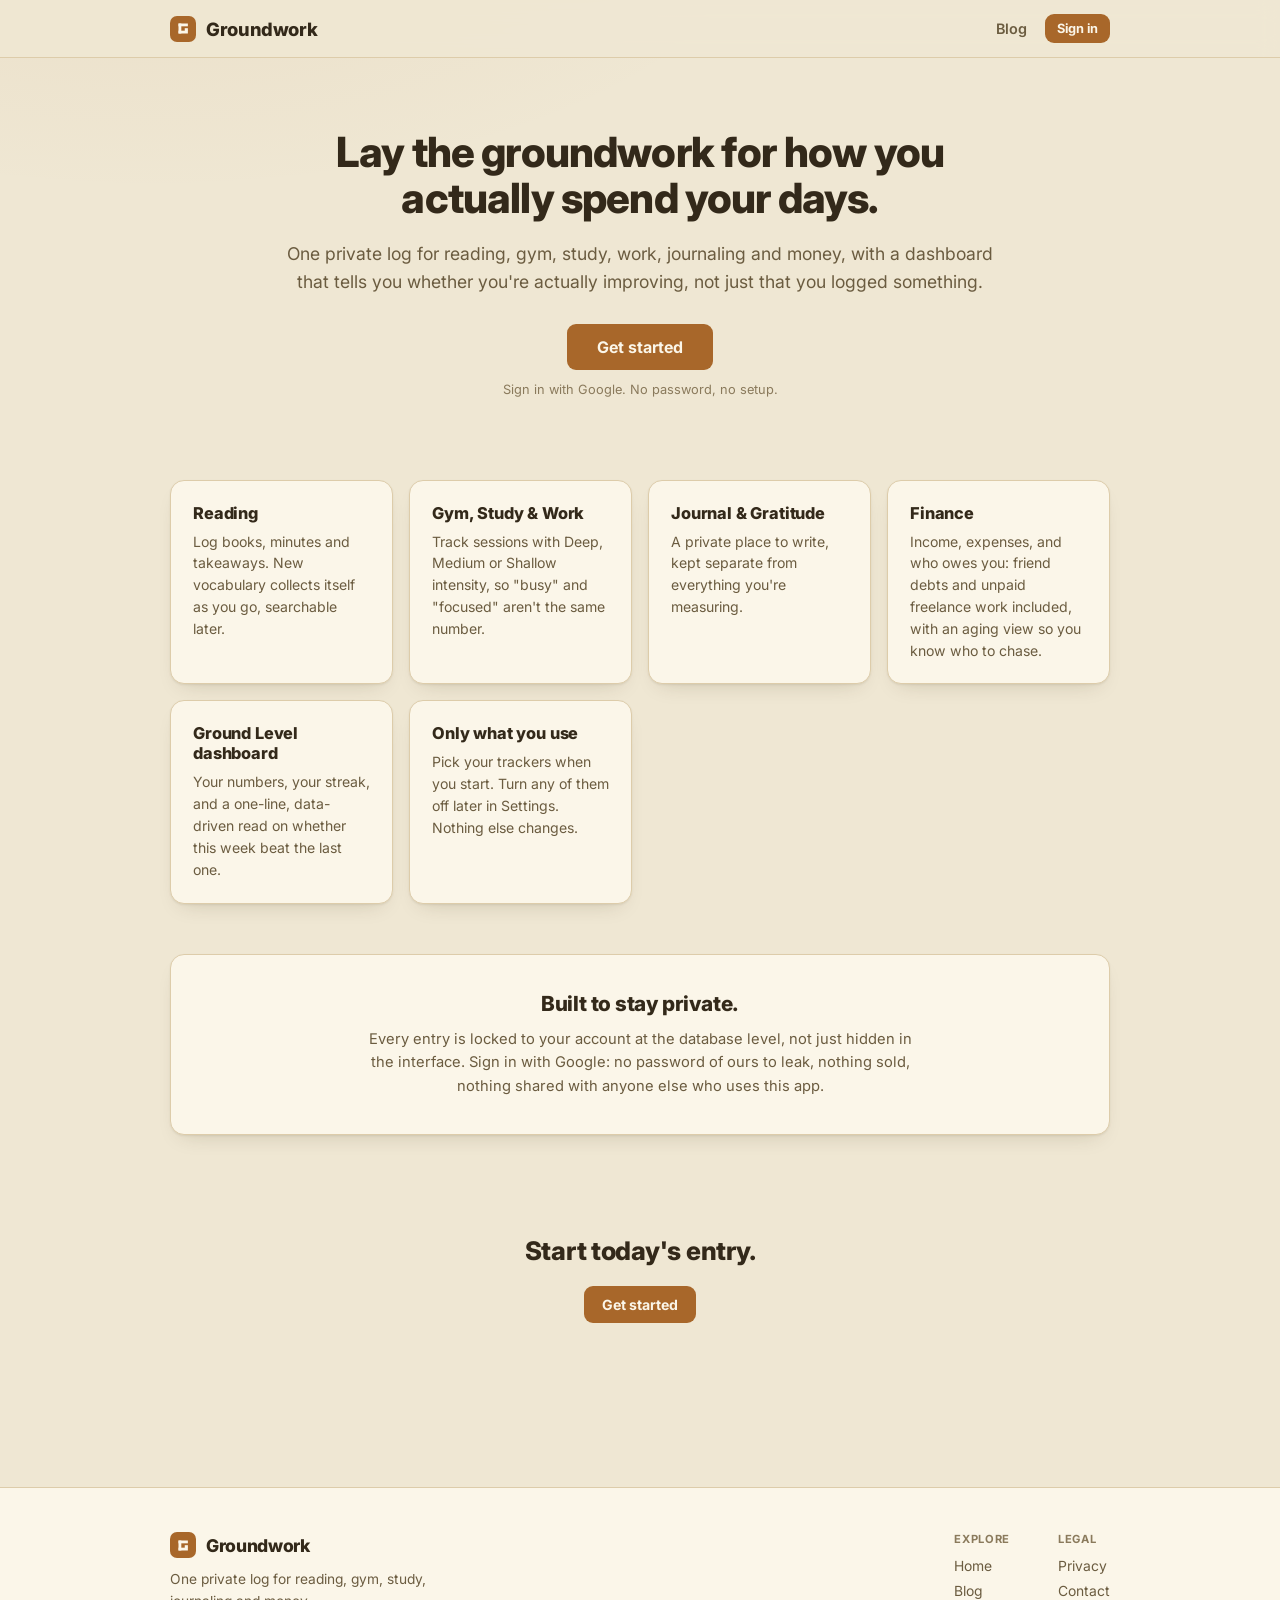
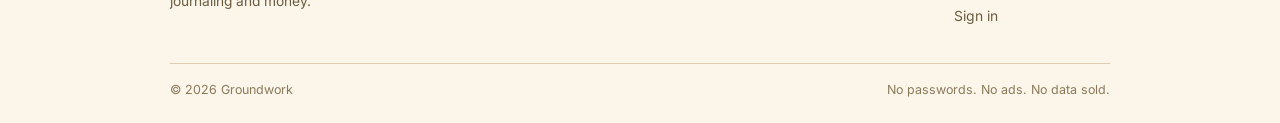
<file: index.html>
<!DOCTYPE html>
<html lang="en">
<head>
<meta charset="UTF-8">
<title>Groundwork: A Private Log for Reading, Training, Work & Money</title>
<meta name="viewport" content="width=device-width, initial-scale=1.0">
<meta name="description" content="Groundwork is one private log for reading, gym, study, work, journaling and finances, with a dashboard that shows whether you're actually improving.">
<link rel="canonical" href="https://groundworklog.com/">
<link rel="icon" href="data:image/svg+xml,%3Csvg xmlns='http://www.w3.org/2000/svg' viewBox='0 0 32 32'%3E%3Crect width='32' height='32' rx='8' fill='%2333291a'/%3E%3Cg fill='%23fbf6e9'%3E%3Crect x='6' y='6' width='19' height='6'/%3E%3Crect x='6' y='6' width='6' height='20'/%3E%3Crect x='6' y='20' width='19' height='6'/%3E%3Crect x='18' y='15' width='7' height='5'/%3E%3C/g%3E%3C/svg%3E">
<meta name="theme-color" content="#a8672a">
<link rel="manifest" href="/manifest.json">
<link rel="apple-touch-icon" href="/icon-192.png">
<meta name="apple-mobile-web-app-capable" content="yes">
<meta name="apple-mobile-web-app-status-bar-style" content="default">
<meta name="apple-mobile-web-app-title" content="Groundwork">
<meta property="og:type" content="website">
<meta property="og:url" content="https://groundworklog.com/">
<meta property="og:site_name" content="Groundwork">
<meta property="og:title" content="Groundwork: A Private Log for Reading, Training, Work & Money">
<meta property="og:description" content="One private log for reading, gym, study, work, journaling and finances, with a dashboard that shows whether you're actually improving.">
<meta property="og:image" content="https://groundworklog.com/og-image.png">
<meta name="twitter:card" content="summary_large_image">
<meta name="twitter:title" content="Groundwork: A Private Log for Reading, Training, Work & Money">
<meta name="twitter:description" content="One private log for reading, gym, study, work, journaling and finances, with a dashboard that shows whether you're actually improving.">
<meta name="twitter:image" content="https://groundworklog.com/og-image.png">
<link rel="preconnect" href="https://fonts.googleapis.com">
<link rel="preconnect" href="https://fonts.gstatic.com" crossorigin>
<link href="https://fonts.googleapis.com/css2?family=Inter:wght@400;500;600;700;800&display=swap" rel="stylesheet">
<link rel="stylesheet" href="/style.css">
</head>
<body>
<header class="site-header">
  <div class="site-header-inner">
    <a href="/" class="brand">
      <span class="mark"><svg width="15" height="15" viewBox="0 0 24 24" fill="none"><g fill="#fbf6e9"><rect x="4" y="4" width="15" height="4.5"/><rect x="4" y="4" width="4.5" height="16"/><rect x="4" y="15.5" width="15" height="4.5"/><rect x="14" y="11.5" width="5" height="4.5"/></g></svg></span>
      Groundwork
    </a>
    <nav class="nav-links">
      <a href="/blog" class="nav-link">Blog</a>
      <a href="/app.html" class="btn small">Sign in</a>
    </nav>
  </div>
</header>

<div class="wrap">

  <header class="hero">
    <h1>Lay the groundwork for how you actually spend your days.</h1>
    <p class="lead">One private log for reading, gym, study, work, journaling and money, with a dashboard that tells you whether you're actually improving, not just that you logged something.</p>
    <a href="/app.html" class="btn">Get started</a>
    <p class="cta-note">Sign in with Google. No password, no setup.</p>
  </header>

  <section class="feature-grid">
    <div class="feature-card">
      <h3>Reading</h3>
      <p>Log books, minutes and takeaways. New vocabulary collects itself as you go, searchable later.</p>
    </div>
    <div class="feature-card">
      <h3>Gym, Study & Work</h3>
      <p>Track sessions with Deep, Medium or Shallow intensity, so "busy" and "focused" aren't the same number.</p>
    </div>
    <div class="feature-card">
      <h3>Journal & Gratitude</h3>
      <p>A private place to write, kept separate from everything you're measuring.</p>
    </div>
    <div class="feature-card">
      <h3>Finance</h3>
      <p>Income, expenses, and who owes you: friend debts and unpaid freelance work included, with an aging view so you know who to chase.</p>
    </div>
    <div class="feature-card">
      <h3>Ground Level dashboard</h3>
      <p>Your numbers, your streak, and a one-line, data-driven read on whether this week beat the last one.</p>
    </div>
    <div class="feature-card">
      <h3>Only what you use</h3>
      <p>Pick your trackers when you start. Turn any of them off later in Settings. Nothing else changes.</p>
    </div>
  </section>

  <section class="trust-band">
    <h2>Built to stay private.</h2>
    <p>Every entry is locked to your account at the database level, not just hidden in the interface. Sign in with Google: no password of ours to leak, nothing sold, nothing shared with anyone else who uses this app.</p>
  </section>

  <section class="cta-band">
    <h2>Start today's entry.</h2>
    <a href="/app.html" class="btn">Get started</a>
  </section>

</div>

<footer class="site-footer">
  <div class="site-footer-inner">
    <div class="footer-top">
      <div class="footer-brand">
        <a href="/" class="brand">
          <span class="mark"><svg width="15" height="15" viewBox="0 0 24 24" fill="none"><g fill="#fbf6e9"><rect x="4" y="4" width="15" height="4.5"/><rect x="4" y="4" width="4.5" height="16"/><rect x="4" y="15.5" width="15" height="4.5"/><rect x="14" y="11.5" width="5" height="4.5"/></g></svg></span>
          Groundwork
        </a>
        <p>One private log for reading, gym, study, journaling and money.</p>
      </div>
      <div class="footer-links">
        <div class="footer-col">
          <h4>Explore</h4>
          <a href="/">Home</a>
          <a href="/blog">Blog</a>
          <a href="/app.html">Sign in</a>
        </div>
        <div class="footer-col">
          <h4>Legal</h4>
          <a href="/privacy.html">Privacy</a>
          <a href="mailto:abdulrehmanjavaid16@gmail.com">Contact</a>
        </div>
      </div>
    </div>
    <div class="footer-bottom">
      <span>&copy; 2026 Groundwork</span>
      <span>No passwords. No ads. No data sold.</span>
    </div>
  </div>
</footer>
</body>
</html>
</file>
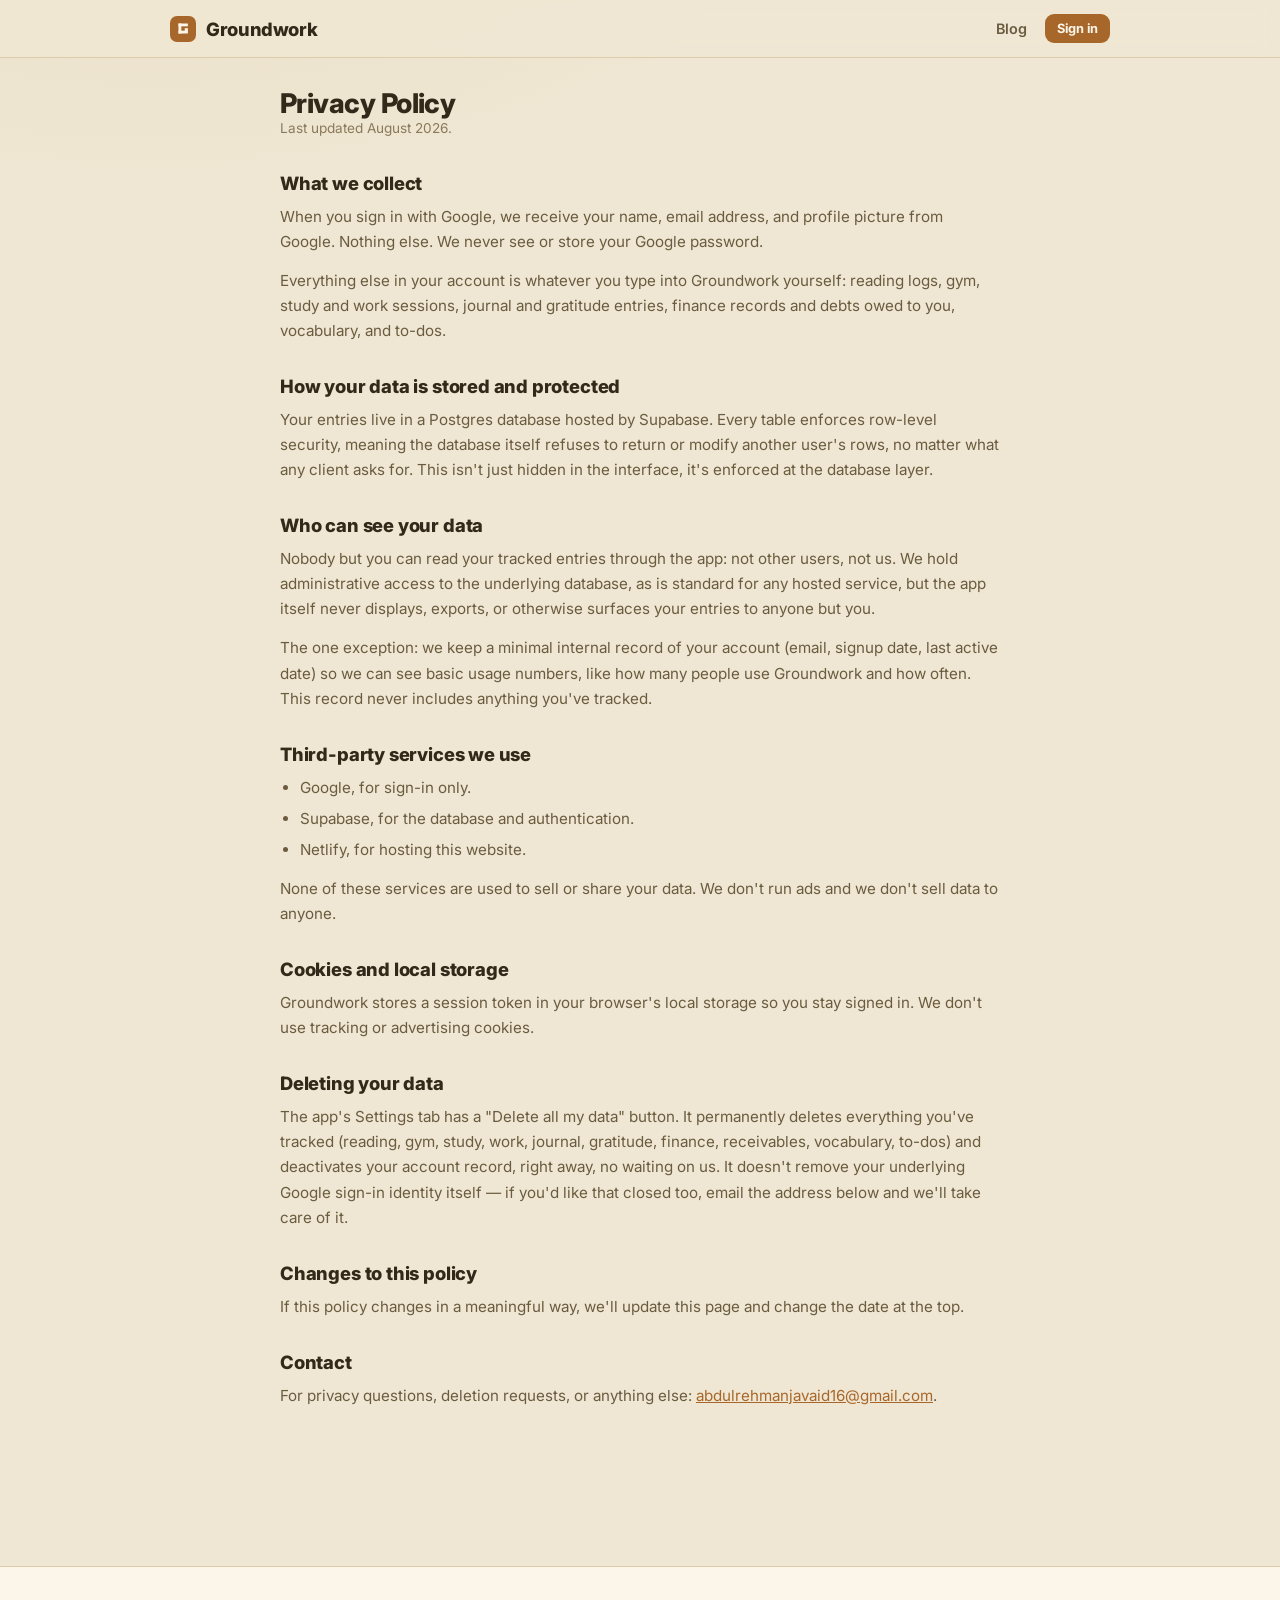
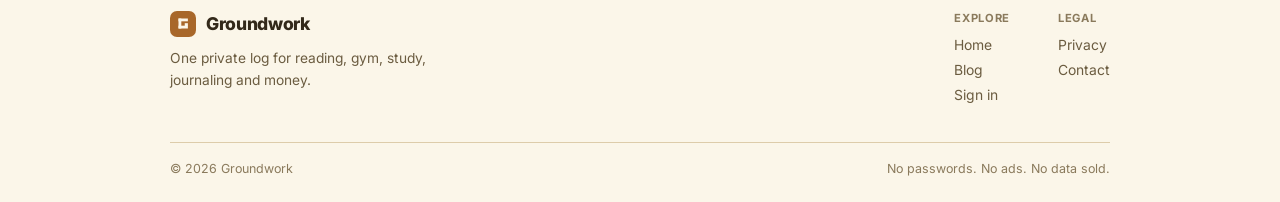
<file: privacy.html>
<!DOCTYPE html>
<html lang="en">
<head>
<meta charset="UTF-8">
<title>Privacy Policy: Groundwork</title>
<meta name="viewport" content="width=device-width, initial-scale=1.0">
<meta name="description" content="What Groundwork collects, how it's stored, who can see it, and how to delete it.">
<link rel="canonical" href="https://groundworklog.com/privacy.html">
<link rel="icon" href="data:image/svg+xml,%3Csvg xmlns='http://www.w3.org/2000/svg' viewBox='0 0 32 32'%3E%3Crect width='32' height='32' rx='8' fill='%2333291a'/%3E%3Cg fill='%23fbf6e9'%3E%3Crect x='6' y='6' width='19' height='6'/%3E%3Crect x='6' y='6' width='6' height='20'/%3E%3Crect x='6' y='20' width='19' height='6'/%3E%3Crect x='18' y='15' width='7' height='5'/%3E%3C/g%3E%3C/svg%3E">
<meta name="theme-color" content="#a8672a">
<link rel="preconnect" href="https://fonts.googleapis.com">
<link rel="preconnect" href="https://fonts.gstatic.com" crossorigin>
<link href="https://fonts.googleapis.com/css2?family=Inter:wght@400;500;600;700;800&display=swap" rel="stylesheet">
<link rel="stylesheet" href="/style.css">
</head>
<body>
<header class="site-header">
  <div class="site-header-inner">
    <a href="/" class="brand">
      <span class="mark"><svg width="15" height="15" viewBox="0 0 24 24" fill="none"><g fill="#fbf6e9"><rect x="4" y="4" width="15" height="4.5"/><rect x="4" y="4" width="4.5" height="16"/><rect x="4" y="15.5" width="15" height="4.5"/><rect x="14" y="11.5" width="5" height="4.5"/></g></svg></span>
      Groundwork
    </a>
    <nav class="nav-links">
      <a href="/blog" class="nav-link">Blog</a>
      <a href="/app.html" class="btn small">Sign in</a>
    </nav>
  </div>
</header>

<div class="wrap">

  <article class="policy">
    <h1>Privacy Policy</h1>
    <p class="updated">Last updated August 2026.</p>

    <h2>What we collect</h2>
    <p>When you sign in with Google, we receive your name, email address, and profile picture from Google. Nothing else. We never see or store your Google password.</p>
    <p>Everything else in your account is whatever you type into Groundwork yourself: reading logs, gym, study and work sessions, journal and gratitude entries, finance records and debts owed to you, vocabulary, and to-dos.</p>

    <h2>How your data is stored and protected</h2>
    <p>Your entries live in a Postgres database hosted by Supabase. Every table enforces row-level security, meaning the database itself refuses to return or modify another user's rows, no matter what any client asks for. This isn't just hidden in the interface, it's enforced at the database layer.</p>

    <h2>Who can see your data</h2>
    <p>Nobody but you can read your tracked entries through the app: not other users, not us. We hold administrative access to the underlying database, as is standard for any hosted service, but the app itself never displays, exports, or otherwise surfaces your entries to anyone but you.</p>
    <p>The one exception: we keep a minimal internal record of your account (email, signup date, last active date) so we can see basic usage numbers, like how many people use Groundwork and how often. This record never includes anything you've tracked.</p>

    <h2>Third-party services we use</h2>
    <ul>
      <li>Google, for sign-in only.</li>
      <li>Supabase, for the database and authentication.</li>
      <li>Netlify, for hosting this website.</li>
    </ul>
    <p>None of these services are used to sell or share your data. We don't run ads and we don't sell data to anyone.</p>

    <h2>Cookies and local storage</h2>
    <p>Groundwork stores a session token in your browser's local storage so you stay signed in. We don't use tracking or advertising cookies.</p>

    <h2>Deleting your data</h2>
    <p>The app's Settings tab has a "Delete all my data" button. It permanently deletes everything you've tracked (reading, gym, study, work, journal, gratitude, finance, receivables, vocabulary, to-dos) and deactivates your account record, right away, no waiting on us. It doesn't remove your underlying Google sign-in identity itself &mdash; if you'd like that closed too, email the address below and we'll take care of it.</p>

    <h2>Changes to this policy</h2>
    <p>If this policy changes in a meaningful way, we'll update this page and change the date at the top.</p>

    <h2>Contact</h2>
    <p>For privacy questions, deletion requests, or anything else: <a href="mailto:abdulrehmanjavaid16@gmail.com">abdulrehmanjavaid16@gmail.com</a>.</p>
  </article>


</div>

<footer class="site-footer">
  <div class="site-footer-inner">
    <div class="footer-top">
      <div class="footer-brand">
        <a href="/" class="brand">
          <span class="mark"><svg width="15" height="15" viewBox="0 0 24 24" fill="none"><g fill="#fbf6e9"><rect x="4" y="4" width="15" height="4.5"/><rect x="4" y="4" width="4.5" height="16"/><rect x="4" y="15.5" width="15" height="4.5"/><rect x="14" y="11.5" width="5" height="4.5"/></g></svg></span>
          Groundwork
        </a>
        <p>One private log for reading, gym, study, journaling and money.</p>
      </div>
      <div class="footer-links">
        <div class="footer-col">
          <h4>Explore</h4>
          <a href="/">Home</a>
          <a href="/blog">Blog</a>
          <a href="/app.html">Sign in</a>
        </div>
        <div class="footer-col">
          <h4>Legal</h4>
          <a href="/privacy.html">Privacy</a>
          <a href="mailto:abdulrehmanjavaid16@gmail.com">Contact</a>
        </div>
      </div>
    </div>
    <div class="footer-bottom">
      <span>&copy; 2026 Groundwork</span>
      <span>No passwords. No ads. No data sold.</span>
    </div>
  </div>
</footer>
</body>
</html>
</file>
<file: style.css>
:root{
  --bg:#efe7d3; --panel:#fbf6e9; --panel2:#f4ecd8; --border:#ddccaa;
  --text:#33291a; --muted:#8a7a5c; --muted-dim:#6b5c40;
  --accent:#a8672a; --accent-ink:#fbf6e9; --accent-soft:rgba(168,103,42,.14);
  --positive:#3f7a54; --terracotta:#a8502f; --danger:#a13a3a;
  --radius:14px; --shadow:0 1px 2px rgba(60,45,15,.08), 0 10px 22px -12px rgba(60,45,15,.22);
}
*{box-sizing:border-box}
body{
  margin:0;font-family:'Inter',-apple-system,BlinkMacSystemFont,"Segoe UI",Roboto,Arial,sans-serif;
  background:
    radial-gradient(1100px 550px at 12% -8%, rgba(168,103,42,.08), transparent 60%),
    var(--bg);
  color:var(--text); -webkit-font-smoothing:antialiased;
}
.wrap{max-width:980px;margin:0 auto;padding:32px 20px 80px;}
h1{font-size:1.7rem;font-weight:800;letter-spacing:-.02em;margin:0;line-height:1;}
.sub{color:var(--muted);font-size:.92rem;margin:6px 0 24px;}
.tabs{display:flex;gap:4px;margin-bottom:24px;background:var(--panel);border:1px solid var(--border);
  border-radius:999px;padding:4px;flex-wrap:nowrap;width:fit-content;max-width:100%;
  overflow-x:auto;-webkit-overflow-scrolling:touch;scrollbar-width:none;box-shadow:var(--shadow);}
.tabs::-webkit-scrollbar{display:none;}
.tab{flex:none;padding:9px 18px;cursor:pointer;color:var(--muted);border-radius:999px;white-space:nowrap;
  font-size:.95rem;font-weight:700;letter-spacing:-.01em;transition:color .15s, background .15s;}
.tab:hover{color:var(--text);}
.tab.active{color:var(--accent-ink);background:var(--accent);}
.panel{display:none;}
.panel.active{display:block;animation:fade .25s ease;}
@keyframes fade{from{opacity:0;transform:translateY(2px)}to{opacity:1;transform:none}}
.card{background:var(--panel);border:1px solid var(--border);border-radius:var(--radius);
  padding:20px;margin-bottom:16px;box-shadow:var(--shadow);}
label{display:block;font-size:.75rem;font-weight:600;text-transform:uppercase;letter-spacing:.05em;
  color:var(--muted-dim);margin:14px 0 6px;}
input[type=text], input[type=number], input[type=date], input[type=email], input[type=password], textarea, select{
  width:100%;padding:10px 12px;border-radius:9px;border:1px solid var(--border);
  background:var(--panel2);color:var(--text);font-size:.92rem;font-family:inherit;
  transition:border-color .15s, box-shadow .15s;
}
input:focus, textarea:focus, select:focus{outline:none;border-color:var(--accent);box-shadow:0 0 0 3px var(--accent-soft);}
textarea{min-height:76px;resize:vertical;line-height:1.5;}
.row{display:flex;gap:12px;flex-wrap:wrap;}
.row > div{flex:1;min-width:160px;}
.words-list{display:flex;flex-direction:column;gap:8px;margin-top:8px;}
.word-row{display:flex;gap:8px;}
.word-row input{flex:1;}
.btn{background:var(--accent);color:var(--accent-ink);border:none;padding:10px 18px;border-radius:9px;
  font-weight:700;cursor:pointer;font-size:.88rem;transition:filter .15s, transform .15s;
  display:inline-block;text-decoration:none;}
.btn:hover{filter:brightness(1.08);transform:translateY(-1px);}
.btn:active{transform:none;filter:brightness(.96);}
.btn.secondary{background:transparent;color:var(--text);border:1px solid var(--border);font-weight:600;}
.btn.secondary:hover{background:var(--panel2);filter:none;}
.btn.small{padding:7px 12px;font-size:.8rem;}
.btn.danger{background:var(--danger);color:#fdf3ee;}
.btn.google{
  background:#fff;color:#1f1f1f;display:flex;align-items:center;justify-content:center;gap:10px;
  width:100%;padding:12px 16px;font-size:.92rem;border:1px solid var(--border);
}
.btn.google:hover{filter:brightness(.97);}
.stats{display:grid;grid-template-columns:repeat(auto-fit,minmax(140px,1fr));gap:12px;margin-bottom:16px;}
.stat{background:var(--panel);border:1px solid var(--border);border-radius:var(--radius);padding:18px;
  text-align:center;box-shadow:var(--shadow);}
.stat .num{font-size:1.8rem;font-weight:800;color:var(--accent);letter-spacing:-.02em;}
.stat .lbl{font-size:.72rem;color:var(--muted);margin-top:6px;text-transform:uppercase;letter-spacing:.05em;}
canvas{max-height:280px;}
.entry{border-bottom:1px solid var(--border);padding:14px 0;}
.entry:last-child{border-bottom:none;}
.entry-head{display:flex;justify-content:space-between;gap:10px;font-size:.8rem;color:var(--muted);}
.entry-title{color:var(--text);font-weight:700;font-size:.98rem;letter-spacing:-.01em;}
.entry-note{margin-top:6px;font-size:.9rem;line-height:1.55;white-space:pre-wrap;color:#4a3f2c;}
.tag{display:inline-block;background:var(--panel2);border:1px solid var(--border);border-radius:6px;
  padding:3px 9px;font-size:.74rem;margin:4px 6px 0 0;color:var(--positive);}
.pill-group{display:flex;gap:6px;margin-top:6px;}
.pill{flex:1;padding:8px 10px;border-radius:8px;border:1px solid var(--border);background:var(--panel2);
  color:var(--muted);font-size:.82rem;font-weight:600;cursor:pointer;text-align:center;
  font-family:inherit;transition:background .15s, color .15s, border-color .15s;}
.pill:hover{color:var(--text);}
.pill.active{background:var(--accent);color:var(--accent-ink);border-color:var(--accent);}
.badge{display:inline-block;padding:3px 10px;border-radius:6px;font-size:.72rem;font-weight:700;
  text-transform:capitalize;margin-top:6px;}
.badge-deep{background:var(--accent);color:var(--accent-ink);}
.badge-medium{background:var(--accent-soft);color:var(--accent);}
.badge-shallow{background:transparent;border:1px solid var(--border);color:var(--muted);}
.empty{color:var(--muted);font-size:.9rem;text-align:center;padding:28px 0;}
.toprow{display:flex;justify-content:space-between;align-items:center;flex-wrap:wrap;gap:8px;margin-bottom:12px;}
.toprow strong{font-size:1.02rem;font-weight:800;letter-spacing:-.01em;}
.insight{font-size:.85rem;font-weight:600;color:var(--accent);margin:-6px 0 14px;}

.toggle-row{display:flex;align-items:center;gap:10px;padding:9px 0;border-bottom:1px dashed var(--border);}
.toggle-row:last-child{border-bottom:none;}
.toggle-row input[type=checkbox]{width:18px;height:18px;accent-color:var(--accent);cursor:pointer;flex:none;}
.toggle-row label{margin:0;font-size:.92rem;font-weight:600;text-transform:none;letter-spacing:0;color:var(--text);cursor:pointer;}
.search{margin-bottom:12px;}
.footer-actions{display:flex;gap:8px;margin-top:18px;flex-wrap:wrap;}
.flash{position:fixed;top:18px;left:50%;transform:translateX(-50%);display:none;z-index:50;
  background:var(--panel2);border:1px solid var(--positive);color:var(--positive);
  padding:10px 16px;border-radius:9px;font-size:.85rem;box-shadow:var(--shadow);}
.flash.err{border-color:var(--danger);color:var(--danger);}
.center-screen{max-width:400px;margin:14vh auto 0;text-align:center;}
.center-screen h1{margin-bottom:6px;}
.center-screen .sub{margin-bottom:28px;}
.hint{font-size:.78rem;color:var(--muted);margin-top:14px;line-height:1.5;}
a{color:var(--accent);}
#topbar{display:flex;justify-content:space-between;align-items:center;margin-bottom:4px;}
#topbar .who{font-size:.82rem;color:var(--muted);}
#topbar h1{display:flex;align-items:center;gap:8px;}
.mark{width:26px;height:26px;border-radius:7px;background:var(--accent);display:inline-flex;
  align-items:center;justify-content:center;flex:none;}

.todo-board{display:grid;grid-template-columns:repeat(auto-fit,minmax(220px,1fr));gap:16px;margin-bottom:16px;}
.todo-section{background:var(--panel);border:1px solid var(--border);border-radius:var(--radius);
  padding:16px 18px;box-shadow:var(--shadow);}
.todo-list{display:flex;flex-direction:column;}
.todo-row{display:flex;align-items:center;gap:8px;padding:8px 0;border-bottom:1px dashed var(--border);}
.todo-row:last-child{border-bottom:none;}
.todo-row input[type=checkbox]{width:18px;height:18px;accent-color:var(--accent);flex:none;cursor:pointer;}
.todo-title{flex:1;font-size:.92rem;}
.todo-row.done .todo-title{text-decoration:line-through;color:var(--muted);}
.todo-row .todo-archive{flex:none;padding:2px 9px;font-size:.9rem;line-height:1;}
.todo-add-row{display:flex;gap:6px;margin-top:10px;}
.todo-add-row input{flex:1;padding:7px 10px;font-size:.85rem;}

.heatmap-grid{display:flex;gap:3px;overflow-x:auto;padding-bottom:4px;}
.heatmap-col{display:flex;flex-direction:column;gap:3px;flex:none;}
.heatmap-cell{width:13px;height:13px;border-radius:3px;background:var(--panel2);}
.heatmap-cell.level-1{background:rgba(168,103,42,.32);}
.heatmap-cell.level-2{background:rgba(168,103,42,.54);}
.heatmap-cell.level-3{background:rgba(168,103,42,.76);}
.heatmap-cell.level-4{background:rgba(168,103,42,1);}

.install-hint{font-size:.78rem;color:var(--muted);margin-top:10px;line-height:1.5;}

/* ---- site header ---- */
.site-header{position:sticky;top:0;z-index:30;background:rgba(239,231,211,.88);
  backdrop-filter:blur(10px);-webkit-backdrop-filter:blur(10px);border-bottom:1px solid var(--border);}
.site-header-inner{max-width:980px;margin:0 auto;padding:14px 20px;display:flex;justify-content:space-between;align-items:center;}
.site-header .brand{display:flex;align-items:center;gap:10px;font-size:1.15rem;font-weight:800;letter-spacing:-.02em;color:var(--text);text-decoration:none;flex:none;}
.nav-links{display:flex;align-items:center;gap:18px;}
.nav-links .nav-link{color:var(--muted-dim);font-size:.9rem;font-weight:600;text-decoration:none;}
.nav-links .nav-link:hover{color:var(--accent);}

/* ---- site footer ---- */
.site-footer{border-top:1px solid var(--border);margin-top:64px;background:var(--panel);}
.site-footer-inner{max-width:980px;margin:0 auto;padding:44px 20px 26px;}
.footer-top{display:flex;justify-content:space-between;gap:40px;flex-wrap:wrap;margin-bottom:30px;}
.footer-brand{max-width:320px;}
.footer-brand .brand{display:flex;align-items:center;gap:10px;font-size:1.1rem;font-weight:800;letter-spacing:-.02em;color:var(--text);text-decoration:none;margin-bottom:10px;}
.footer-brand p{margin:0;color:var(--muted-dim);font-size:.86rem;line-height:1.6;}
.footer-links{display:flex;gap:48px;}
.footer-col h4{margin:0 0 12px;font-size:.7rem;font-weight:700;text-transform:uppercase;letter-spacing:.06em;color:var(--muted);}
.footer-col a{display:block;color:var(--muted-dim);font-size:.87rem;text-decoration:none;margin-bottom:9px;}
.footer-col a:hover{color:var(--accent);}
.footer-bottom{display:flex;justify-content:space-between;flex-wrap:wrap;gap:8px;padding-top:18px;
  border-top:1px solid var(--border);color:var(--muted);font-size:.78rem;}

/* ---- landing page ---- */
.hero{padding:40px 0 20px;text-align:center;max-width:720px;margin:0 auto;}
.hero h1{font-size:2.6rem;font-weight:800;letter-spacing:-.02em;line-height:1.1;margin:0 0 18px;}
.hero p.lead{font-size:1.1rem;color:var(--muted-dim);line-height:1.6;margin:0 0 28px;}
.hero .btn{font-size:1rem;padding:13px 30px;}
.hero .cta-note{margin-top:12px;font-size:.8rem;color:var(--muted);}
.feature-grid{display:grid;grid-template-columns:repeat(auto-fit,minmax(220px,1fr));gap:16px;margin:50px 0;}
.feature-card{background:var(--panel);border:1px solid var(--border);border-radius:var(--radius);padding:22px;box-shadow:var(--shadow);}
.feature-card h3{margin:0 0 8px;font-size:1.02rem;font-weight:800;letter-spacing:-.01em;}
.feature-card p{margin:0;font-size:.88rem;color:var(--muted-dim);line-height:1.55;}
.trust-band{background:var(--panel);border:1px solid var(--border);border-radius:var(--radius);box-shadow:var(--shadow);padding:36px 32px;margin:50px 0;text-align:center;}
.trust-band h2{margin:0 0 12px;font-size:1.3rem;font-weight:800;letter-spacing:-.01em;}
.trust-band p{margin:0 auto;max-width:560px;color:var(--muted-dim);font-size:.92rem;line-height:1.6;}
.cta-band{text-align:center;padding:50px 0 20px;}
.cta-band h2{font-size:1.6rem;font-weight:800;letter-spacing:-.01em;margin:0 0 20px;}

/* ---- plain content pages (privacy policy, etc.) ---- */
.policy{max-width:720px;margin:0 auto;}
.policy .updated{color:var(--muted);font-size:.85rem;margin:0 0 32px;}
.policy h2{font-size:1.15rem;font-weight:800;letter-spacing:-.01em;margin:32px 0 10px;}
.policy p{color:var(--muted-dim);line-height:1.65;font-size:.95rem;margin:0 0 14px;}
.policy ul{color:var(--muted-dim);line-height:1.65;font-size:.95rem;padding-left:20px;margin:0 0 14px;}
.policy li{margin-bottom:6px;}

/* ---- blog ---- */
.blog-grid{display:flex;flex-direction:column;gap:16px;margin:20px 0 50px;}
.blog-card{background:var(--panel);border:1px solid var(--border);border-radius:var(--radius);padding:22px;box-shadow:var(--shadow);}
.blog-card h2{margin:0 0 8px;font-size:1.15rem;font-weight:800;letter-spacing:-.01em;}
.blog-card h2 a{color:var(--text);text-decoration:none;}
.blog-card h2 a:hover{color:var(--accent);}
.blog-date{font-size:.78rem;color:var(--muted);margin-bottom:8px;}
.blog-card p{margin:0;color:var(--muted-dim);font-size:.92rem;line-height:1.55;}

.post-header{max-width:720px;margin:0 auto;text-align:left;}
.post-header h1{margin:0 0 20px;}
.post-cover{width:100%;border-radius:var(--radius);margin-bottom:24px;display:block;}
.post-body{max-width:720px;margin:0 auto 50px;color:var(--text);font-size:1rem;line-height:1.75;}
.post-body h2{font-size:1.35rem;font-weight:800;letter-spacing:-.01em;margin:36px 0 12px;}
.post-body h3{font-size:1.1rem;font-weight:800;letter-spacing:-.01em;margin:28px 0 10px;}
.post-body p{margin:0 0 18px;color:var(--muted-dim);}
.post-body ul, .post-body ol{margin:0 0 18px;padding-left:22px;color:var(--muted-dim);}
.post-body li{margin-bottom:6px;}
.post-body img{max-width:100%;border-radius:var(--radius);margin:20px 0;}
.post-body blockquote{margin:0 0 18px;padding:12px 18px;border-left:3px solid var(--accent);background:var(--panel2);color:var(--muted-dim);border-radius:0 8px 8px 0;}
.post-body code{background:var(--panel2);padding:2px 6px;border-radius:5px;font-size:.85em;}
.post-body pre{background:var(--panel2);padding:14px 16px;border-radius:9px;overflow-x:auto;margin:0 0 18px;}
.post-body pre code{background:none;padding:0;}

@media (max-width: 640px){
  .hero{padding:20px 0 10px;}
  .hero h1{font-size:1.9rem;}
  .hero p.lead{font-size:.98rem;}
  .trust-band{padding:26px 20px;}
  .site-header-inner{padding:12px 16px;}
  .nav-links{gap:12px;}
  .site-footer{margin-top:44px;}
  .site-footer-inner{padding:32px 16px 20px;}
  .footer-top{flex-direction:column;gap:26px;margin-bottom:22px;}
  .footer-links{gap:32px;}
}

@media (max-width: 640px){
  .wrap{padding:18px 12px 60px;}
  h1{font-size:1.6rem;}
  #topbar{flex-direction:column;align-items:flex-start;gap:4px;margin-bottom:10px;}
  .sub{margin:4px 0 16px;font-size:.85rem;}

  .tabs{margin-bottom:16px;}
  .tab{padding:7px 13px;font-size:.98rem;}

  .card{padding:14px;margin-bottom:12px;}
  .toprow strong{font-size:1.15rem;}
  .entry-title{font-size:1.1rem;}

  .todo-board{grid-template-columns:1fr;gap:10px;}
  .todo-section{padding:12px 14px;}
  .todo-section .empty{padding:10px 0;}

  .stats{grid-template-columns:repeat(3,1fr);gap:8px;}
  .stat{padding:10px 6px;}
  .stat .num{font-size:1.3rem;}
  .stat .lbl{font-size:.62rem;}
}
</file>
